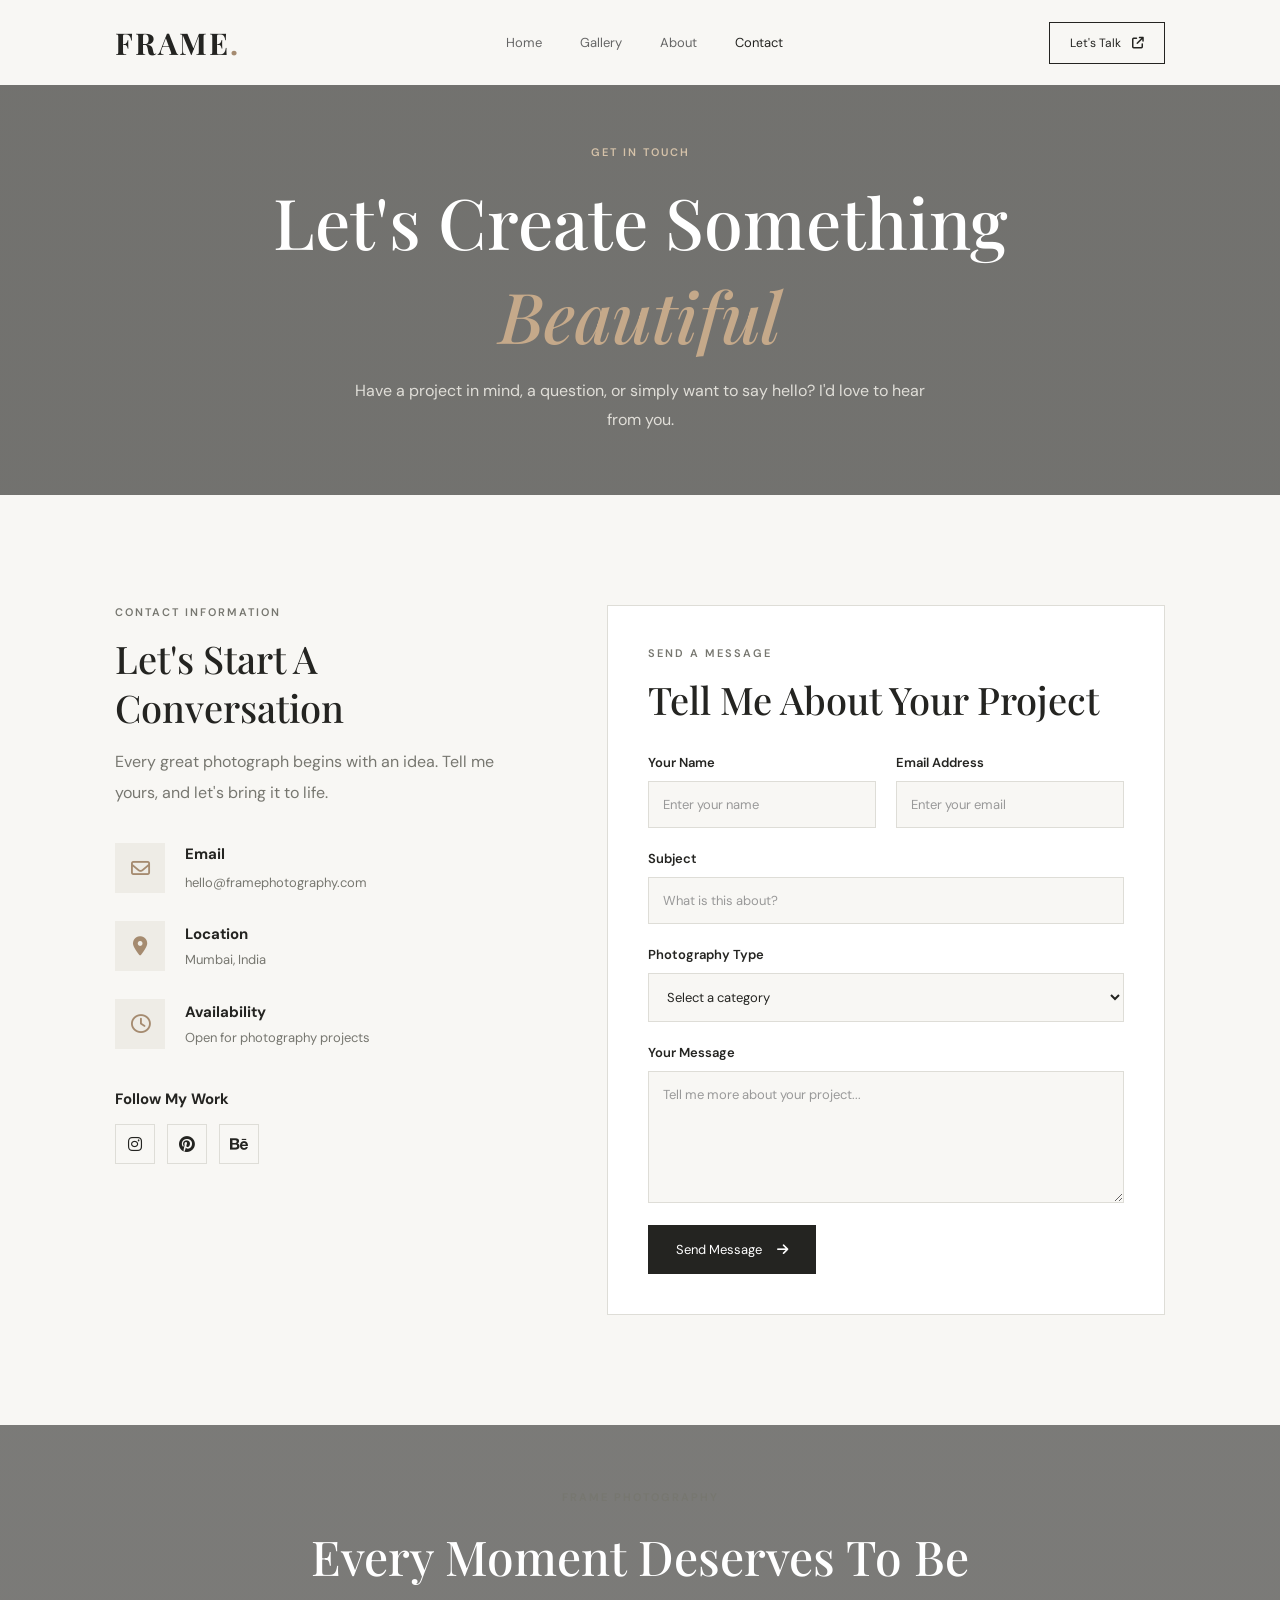
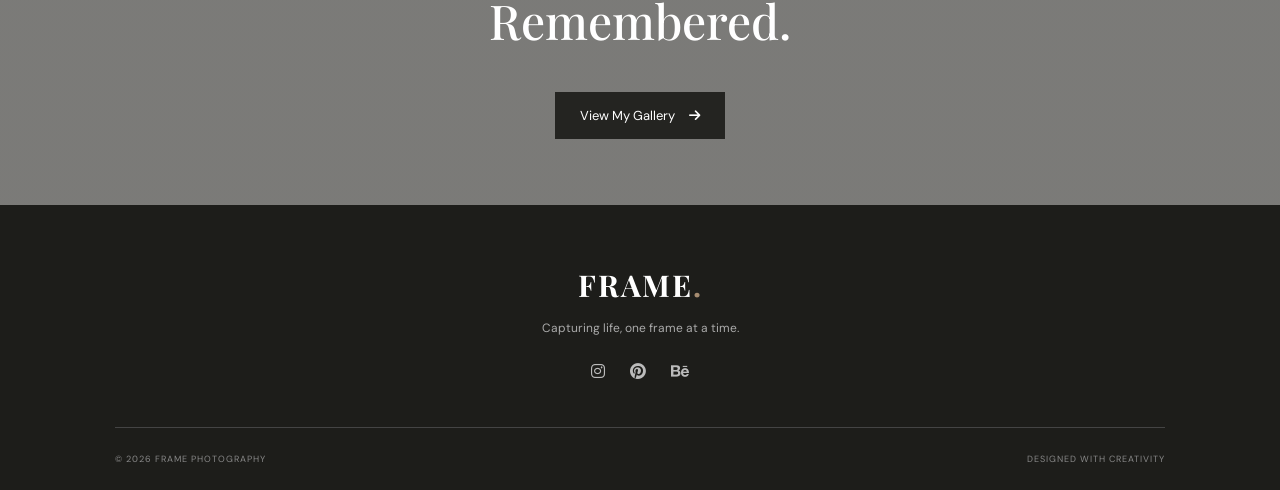
<file: contact.html>
<!DOCTYPE html>
<html lang="en">
<head>
    <meta charset="UTF-8">
    <meta name="viewport" content="width=device-width, initial-scale=1.0">
    <title>Contact | FRAME Photography</title>

    <!-- Google Fonts -->
    <link rel="preconnect" href="https://fonts.googleapis.com">
    <link rel="preconnect" href="https://fonts.gstatic.com" crossorigin>
    <link href="https://fonts.googleapis.com/css2?family=DM+Sans:wght@400;500;600;700&family=Playfair+Display:wght@400;500;600;700&display=swap" rel="stylesheet">

    <!-- Font Awesome -->
    <link rel="stylesheet" href="https://cdnjs.cloudflare.com/ajax/libs/font-awesome/6.5.0/css/all.min.css">

    <link rel="stylesheet" href="style.css">
</head>

<body>

    <!-- Navbar -->
    <header class="navbar">
        <a href="index.html" class="logo">FRAME<span>.</span></a>

        <nav class="nav-links">
            <a href="index.html">Home</a>
            <a href="gallery.html">Gallery</a>
            <a href="about.html">About</a>
            <a href="contact.html" class="active">Contact</a>
        </nav>

        <a href="contact.html" class="nav-button">
            Let's Talk
            <i class="fa-solid fa-arrow-up-right-from-square"></i>
        </a>
    </header>


    <!-- Contact Hero -->
    <section class="contact-page-hero">
        <div class="contact-hero-content">
            <p class="section-label">GET IN TOUCH</p>

            <h1>Let's Create Something <span>Beautiful</span></h1>

            <p>
                Have a project in mind, a question, or simply want to say hello?
                I'd love to hear from you.
            </p>
        </div>
    </section>


    <!-- Contact Section -->
    <section class="contact-page-section section-padding">

        <div class="contact-details">

            <p class="section-label">CONTACT INFORMATION</p>

            <h2>Let's Start A Conversation</h2>

            <p class="contact-description">
                Every great photograph begins with an idea.
                Tell me yours, and let's bring it to life.
            </p>


            <div class="contact-info-item">
                <div class="contact-icon">
                    <i class="fa-regular fa-envelope"></i>
                </div>

                <div>
                    <h3>Email</h3>
                    <a href="mailto:hello@framephotography.com">
                        hello@framephotography.com
                    </a>
                </div>
            </div>


            <div class="contact-info-item">
                <div class="contact-icon">
                    <i class="fa-solid fa-location-dot"></i>
                </div>

                <div>
                    <h3>Location</h3>
                    <p>Mumbai, India</p>
                </div>
            </div>


            <div class="contact-info-item">
                <div class="contact-icon">
                    <i class="fa-regular fa-clock"></i>
                </div>

                <div>
                    <h3>Availability</h3>
                    <p>Open for photography projects</p>
                </div>
            </div>


            <div class="contact-social">
                <h3>Follow My Work</h3>

                <div class="contact-social-links">
                    <a href="https://www.instagram.com/" aria-label="Instagram">
                        <i class="fa-brands fa-instagram"></i>
                    </a>

                    <a href="https://www.pinterest.com/" aria-label="Pinterest">
                        <i class="fa-brands fa-pinterest"></i>
                    </a>

                    <a href="https://www.behance.net/" aria-label="Behance">
                        <i class="fa-brands fa-behance"></i>
                    </a>
                </div>
            </div>

        </div>


        <!-- Contact Form -->
        <div class="contact-form-container">

            <p class="section-label">SEND A MESSAGE</p>

            <h2>Tell Me About Your Project</h2>

            <form class="contact-form" action="#" method="post">

                <div class="form-row">

                    <div class="form-group">
                        <label for="name">Your Name</label>
                        <input type="text" id="name" name="name" placeholder="Enter your name" required>
                    </div>

                    <div class="form-group">
                        <label for="email">Email Address</label>
                        <input type="email" id="email" name="email" placeholder="Enter your email" required>
                    </div>

                </div>


                <div class="form-group">
                    <label for="subject">Subject</label>
                    <input type="text" id="subject" name="subject" placeholder="What is this about?">
                </div>


                <div class="form-group">
                    <label for="category">Photography Type</label>

                    <select id="category" name="category">
                        <option value="">Select a category</option>
                        <option value="portrait">Portrait Photography</option>
                        <option value="travel">Travel Photography</option>
                        <option value="nature">Nature Photography</option>
                        <option value="architecture">Architecture Photography</option>
                        <option value="other">Other</option>
                    </select>
                </div>


                <div class="form-group">
                    <label for="message">Your Message</label>

                    <textarea id="message" name="message" rows="6" placeholder="Tell me more about your project..." required></textarea>
                </div>


                <button type="submit" class="contact-submit-btn">
                    Send Message
                    <i class="fa-solid fa-arrow-right"></i>
                </button>

            </form>

        </div>

    </section>


    <!-- Contact Image Banner -->
    <section class="contact-image-banner">
        <div class="contact-image-content">
            <p class="section-label">FRAME PHOTOGRAPHY</p>
            <h2>Every Moment Deserves To Be Remembered.</h2>
            <a href="gallery.html" class="about-explore-btn">
                View My Gallery
                <i class="fa-solid fa-arrow-right"></i>
            </a>
        </div>
    </section>


    <!-- Footer -->
    <footer class="footer">
        <a href="index.html" class="logo">FRAME<span>.</span></a>

        <p>Capturing life, one frame at a time.</p>

        <div class="social-links">
            <a href="https://www.instagram.com/" aria-label="Instagram">
                <i class="fa-brands fa-instagram"></i>
            </a>

            <a href="https://www.pinterest.com/" aria-label="Pinterest">
                <i class="fa-brands fa-pinterest"></i>
            </a>

            <a href="https://www.behance.net/" aria-label="Behance">
                <i class="fa-brands fa-behance"></i>
            </a>
        </div>

        <div class="footer-bottom">
            <span>© 2026 FRAME PHOTOGRAPHY</span>
            <span>DESIGNED WITH CREATIVITY</span>
        </div>
    </footer>

</body>
</html>
</file>
<file: style.css>
/* =========================
   GLOBAL STYLES
========================= */

* {
    margin: 0;
    padding: 0;
    box-sizing: border-box;
}

html {
    scroll-behavior: smooth;
}

body {
    font-family: 'DM Sans', sans-serif;
    background: #f8f7f4;
    color: #242421;
}

a {
    text-decoration: none;
    color: inherit;
}

img {
    width: 100%;
    display: block;
}

:root {
    --dark: #242421;
    --light: #f8f7f4;
    --grey: #777770;
    --accent: #a58b70;
    --border: #deddd7;
}

.section-padding {
    padding: 110px 9%;
}

.section-label {
    font-size: 11px;
    letter-spacing: 2px;
    color: var(--grey);
    font-weight: 600;
}


/* =========================
   NAVIGATION BAR
========================= */

.navbar {
    width: 100%;
    height: 85px;
    padding: 0 9%;
    display: flex;
    align-items: center;
    justify-content: space-between;
    background: var(--light);
    position:sticky;
    top:0;
    z-index: 100;
}

.logo {
    font-family: 'Playfair Display', serif;
    font-size: 30px;
    font-weight: 700;
    letter-spacing: 2px;
}

.logo span {
    color: var(--accent);
}

.nav-links {
    display: flex;
    gap: 38px;
}

.nav-links a {
    font-size: 13px;
    color: #666;
    transition: 0.3s;
}

.nav-links a:hover,
.nav-links a.active {
    color: var(--dark);
}

.nav-button {
    border: 1px solid var(--dark);
    padding: 12px 20px;
    font-size: 12px;
    transition: 0.3s;
}

.nav-button:hover {
    background: var(--dark);
    color: white;
}

.nav-button i {
    margin-left: 8px;
}


/* =========================
   HERO SECTION
========================= */

.hero {
    min-height: calc(100vh - 85px);
    position: relative;
    display: flex;
    align-items: center;
    padding: 0 9%;
    color: white;
    overflow: hidden;
}

.hero-image {
    position: absolute;
    inset: 0;
    background-image:
        linear-gradient(
            90deg,
            rgba(0,0,0,0.72),
            rgba(0,0,0,0.15)
        ),
        url("https://images.unsplash.com/photo-1470252649378-9c29740c9fa8?auto=format&fit=crop&w=2000&q=90");

    background-size: cover;
    background-position: center;
    transform: scale(1);
    animation: heroZoom 12s ease-in-out infinite alternate;
}

@keyframes heroZoom {
    from {
        transform: scale(1);
    }

    to {
        transform: scale(1.08);
    }
}

.hero-content {
    position: relative;
    z-index: 2;
    max-width: 700px;
    padding-bottom: 30px;
}

.hero-subtitle {
    font-size: 11px;
    letter-spacing: 3px;
    color: #ddd;
}

.hero-content h1 {
    font-family: 'Playfair Display', serif;
    font-size: clamp(45px, 6vw, 82px);
    font-weight: 400;
    line-height: 1.12;
    margin: 25px 0;
}

.hero-content h1 em,
.section-heading h2 em,
.intro h2 em,
.about-content h2 em,
.contact-content h2 em {
    color: #c3a98d;
    font-weight: 400;
}

.hero-content p {
    max-width: 480px;
    color: #ddd;
    line-height: 1.8;
    font-size: 14px;
    margin-bottom: 35px;
}

.hero-button {
    display: inline-flex;
    gap: 25px;
    align-items: center;
    background: var(--light);
    color: var(--dark);
    padding: 17px 24px;
    font-size: 12px;
    transition: 0.3s;
}

.hero-button:hover {
    background: var(--accent);
    color: white;
}

.hero-bottom {
    position: absolute;
    bottom: 35px;
    left: 9%;
    right: 9%;
    display: flex;
    justify-content: space-between;
    font-size: 9px;
    letter-spacing: 1.5px;
    color: #ddd;
    z-index: 2;
}

.scroll-indicator {
    position: absolute;
    right: 9%;
    bottom: 50%;
    transform: rotate(90deg);
    display: flex;
    gap: 15px;
    align-items: center;
    font-size: 9px;
    letter-spacing: 2px;
    color: #ddd;
    z-index: 2;
}


/* =========================
   INTRODUCTION
========================= */

.intro {
    padding-top: 130px;
    padding-bottom: 130px;
}

.intro-content {
    display: grid;
    grid-template-columns: 1.5fr 1fr;
    gap: 100px;
    margin-top: 45px;
    align-items: end;
}

.intro h2 {
    font-family: 'Playfair Display', serif;
    font-size: clamp(35px, 4.5vw, 58px);
    line-height: 1.3;
    font-weight: 400;
}

.intro-text p {
    color: var(--grey);
    font-size: 14px;
    line-height: 1.9;
    margin-bottom: 30px;
}

.text-link {
    display: inline-flex;
    align-items: center;
    gap: 15px;
    font-size: 12px;
    font-weight: 600;
    padding-bottom: 8px;
    border-bottom: 1px solid var(--accent);
    transition: 0.3s;
}

.text-link:hover {
    color: var(--accent);
    gap: 22px;
}


/* =========================
   GALLERY SECTION
========================= */

.gallery-section {
    background: #efeee9;
}

.section-heading {
    display: flex;
    align-items: end;
    justify-content: space-between;
    margin-top: 35px;
    margin-bottom: 45px;
}

.section-heading h2 {
    font-family: 'Playfair Display', serif;
    font-size: clamp(35px, 4vw, 55px);
    font-weight: 400;
}

.section-heading p {
    color: var(--grey);
    font-size: 13px;
    margin-top: 12px;
}

.gallery-categories {
    display: flex;
    flex-wrap: wrap;
    gap: 12px;
    margin-bottom: 35px;
}

.category {
    padding: 10px 20px;
    border: 1px solid #cccac3;
    font-size: 11px;
    transition: 0.3s;
}

.category:hover,
.category.active {
    background: var(--dark);
    color: white;
    border-color: var(--dark);
}


/* CSS GRID GALLERY */

.photo-grid {
    display: grid;
    grid-template-columns: repeat(3, 1fr);
    grid-auto-rows: 270px;
    gap: 18px;
}

.photo-item {
    position: relative;
    overflow: hidden;
    cursor: pointer;
}

.photo-item img {
    width: 100%;
    height: 100%;
    object-fit: cover;
    transition: transform 0.7s ease;
}

.photo-item:hover img {
    transform: scale(1.08);
}

.photo-tall {
    grid-row: span 2;
}

.photo-overlay {
    position: absolute;
    inset: 0;
    display: flex;
    flex-direction: column;
    justify-content: end;
    padding: 25px;
    color: white;

    background: linear-gradient(
        transparent 35%,
        rgba(0,0,0,0.7)
    );

    opacity: 0;
    transition: opacity 0.4s ease;
}

.photo-item:hover .photo-overlay {
    opacity: 1;
}

.photo-overlay span {
    font-size: 9px;
    letter-spacing: 2px;
    margin-bottom: 8px;
}

.photo-overlay h3 {
    font-family: 'Playfair Display', serif;
    font-size: 25px;
    font-weight: 400;
}


/* =========================
   CATEGORY SECTION
========================= */

.categories-section {
    background: var(--light);
}

.category-grid {
    display: grid;
    grid-template-columns: repeat(4, 1fr);
    margin-top: 55px;
    border-top: 1px solid var(--border);
    border-bottom: 1px solid var(--border);
}

.category-card {
    position: relative;
    padding: 35px 25px;
    border-right: 1px solid var(--border);
    transition: 0.3s;
}

.category-card:last-child {
    border-right: none;
}

.category-card:hover {
    background: #eeece6;
    transform: translateY(-5px);
}

.category-card span {
    font-size: 11px;
    color: var(--accent);
}

.category-card h3 {
    font-family: 'Playfair Display', serif;
    font-size: 21px;
    font-weight: 400;
    margin: 30px 0 15px;
}

.category-card p {
    color: var(--grey);
    font-size: 12px;
    line-height: 1.7;
    max-width: 190px;
}

.category-card i {
    display: block;
    margin-top: 30px;
    font-size: 13px;
}


/* =========================
   ABOUT SECTION
========================= */

.about-section {
    display: grid;
    grid-template-columns: 1fr 1fr;
    gap: 100px;
    align-items: center;
    background: #efeee9;
}

.about-image {
    height: 600px;
    overflow: hidden;
}

.about-image img {
    height: 100%;
    object-fit: cover;
    transition: 0.6s;
}

.about-image:hover img {
    transform: scale(1.04);
}

.about-content h2 {
    font-family: 'Playfair Display', serif;
    font-size: clamp(36px, 4vw, 55px);
    font-weight: 400;
    line-height: 1.3;
    margin: 30px 0;
}

.about-content p {
    color: var(--grey);
    font-size: 13px;
    line-height: 2;
    margin-bottom: 20px;
}

.dark-button {
    display: inline-flex;
    gap: 20px;
    align-items: center;
    background: var(--dark);
    color: white;
    padding: 16px 23px;
    margin-top: 15px;
    font-size: 11px;
    transition: 0.3s;
}

.dark-button:hover {
    background: var(--accent);
}


/* =========================
   CONTACT SECTION
========================= */

.contact-section {
    text-align: center;
    background: #292925;
    color: white;
}

.contact-section .section-label {
    color: #aaa;
}

.contact-content {
    max-width: 650px;
    margin: 45px auto 0;
}

.contact-content h2 {
    font-family: 'Playfair Display', serif;
    font-size: clamp(45px, 6vw, 75px);
    font-weight: 400;
    line-height: 1.2;
}

.contact-content p {
    color: #bbb;
    font-size: 13px;
    line-height: 1.8;
    margin: 25px 0 35px;
}

.contact-button {
    display: inline-flex;
    gap: 25px;
    align-items: center;
    background: var(--light);
    color: var(--dark);
    padding: 17px 25px;
    font-size: 12px;
    transition: 0.3s;
}

.contact-button:hover {
    background: var(--accent);
    color: white;
}

.email-link {
    display: block;
    color: #bbb;
    font-size: 12px;
    margin-top: 30px;
}


/* =========================
   FOOTER
========================= */

.footer {
    background: #1d1d1a;
    color: white;
    padding: 60px 9% 25px;
    text-align: center;
}

.footer .logo {
    display: inline-block;
}

.footer > p {
    font-size: 12px;
    color: #aaa;
    margin: 15px 0 25px;
}

.social-links {
    display: flex;
    justify-content: center;
    gap: 25px;
    margin-bottom: 45px;
}

.social-links a {
    color: #bbb;
    transition: 0.3s;
}

.social-links a:hover {
    color: var(--accent);
    transform: translateY(-3px);
}

.footer-bottom {
    border-top: 1px solid #444;
    padding-top: 25px;
    display: flex;
    justify-content: space-between;
    color: #888;
    font-size: 9px;
    letter-spacing: 1px;
}


/* =========================
   RESPONSIVE DESIGN
========================= */

@media (max-width: 1000px) {

    .section-padding {
        padding: 85px 6%;
    }

    .navbar {
        padding: 0 6%;
    }

    .hero {
        padding: 0 6%;
    }

    .intro-content {
        gap: 50px;
    }

    .about-section {
        gap: 50px;
    }

    .category-grid {
        grid-template-columns: repeat(2, 1fr);
    }

    .category-card:nth-child(2) {
        border-right: none;
    }

    .category-card:nth-child(-n+2) {
        border-bottom: 1px solid var(--border);
    }

}


@media (max-width: 700px) {

    .navbar {
        height: auto;
        min-height: 75px;
        flex-wrap: wrap;
        gap: 15px;
        padding: 18px 5%;
    }

    .logo {
        font-size: 25px;
    }

    .nav-links {
        order: 3;
        width: 100%;
        justify-content: space-between;
        gap: 10px;
    }

    .nav-links a {
        font-size: 11px;
    }

    .nav-button {
        padding: 9px 12px;
        font-size: 10px;
    }

    .hero {
        min-height: 700px;
        padding: 0 7%;
    }

    .hero-content h1 {
        font-size: 48px;
    }

    .hero-bottom {
        left: 7%;
        right: 7%;
        font-size: 8px;
    }

    .scroll-indicator {
        display: none;
    }

    .section-padding {
        padding: 75px 7%;
    }

    .intro-content {
        grid-template-columns: 1fr;
        gap: 30px;
    }

    .section-heading {
        align-items: start;
        flex-direction: column;
        gap: 25px;
    }

    .photo-grid {
        grid-template-columns: repeat(2, 1fr);
        grid-auto-rows: 220px;
        gap: 12px;
    }

    .photo-tall {
        grid-row: span 1;
    }

    .photo-overlay {
        opacity: 1;
        padding: 12px;
    }

    .photo-overlay h3 {
        font-size: 17px;
    }

    .photo-overlay span {
        font-size: 8px;
    }

    .about-section {
        grid-template-columns: 1fr;
        gap: 40px;
    }

    .about-image {
        height: 430px;
    }

    .category-card {
        padding: 25px 15px;
    }

    .category-card h3 {
        font-size: 18px;
    }

}


@media (max-width: 420px) {

    .photo-grid {
        grid-template-columns: 1fr;
        grid-auto-rows: 300px;
    }

    .photo-tall {
        grid-row: span 1;
    }

    .category-grid {
        grid-template-columns: 1fr;
    }

    .category-card {
        border-right: none;
        border-bottom: 1px solid var(--border);
    }

    .category-card:last-child {
        border-bottom: none;
    }

    .hero-content h1 {
        font-size: 40px;
    }

    .footer-bottom {
        flex-direction: column;
        gap: 12px;
    }

}

/* =========================
   GALLERY PAGE
========================= */

.gallery-hero {
    min-height: 400px;
    background:
        linear-gradient(rgba(25, 25, 22, 0.65), rgba(25, 25, 22, 0.65)),
        url("https://images.unsplash.com/photo-1470252649378-9c29740c9fa8?auto=format&fit=crop&w=1800&q=85");

    background-size: cover;
    background-position: center;

    display: flex;
    align-items: center;
    justify-content: center;
    text-align: center;

    color: white;
    padding: 70px 8%;
}

.gallery-hero-content {
    max-width: 700px;
}

.gallery-hero-content > span {
    font-size: 10px;
    letter-spacing: 3px;
    color: #d0b99f;
}

.gallery-hero h1 {
    font-family: 'Playfair Display', serif;
    font-size: clamp(42px, 6vw, 70px);
    font-weight: 400;
    line-height: 1.2;
    margin: 22px 0;
}

.gallery-hero h1 em {
    color: #c3a98d;
}

.gallery-hero p {
    max-width: 520px;
    margin: auto;
    color: #ddd;
    font-size: 13px;
    line-height: 1.9;
}

.gallery-breadcrumb {
    display: flex;
    justify-content: center;
    align-items: center;
    gap: 12px;
    margin-top: 30px;
    font-size: 11px;
    color: #ccc;
}

.gallery-breadcrumb a:hover {
    color: #c3a98d;
}

.gallery-breadcrumb i {
    font-size: 9px;
}


/* Gallery heading */

.gallery-page {
    background: #f8f7f4;
}

.gallery-page-heading {
    display: flex;
    justify-content: space-between;
    align-items: end;
    margin: 30px 0 40px;
}

.gallery-page-heading h2 {
    font-family: 'Playfair Display', serif;
    font-size: clamp(35px, 4vw, 52px);
    font-weight: 400;
    margin-top: 15px;
}

.gallery-page-heading h2 em {
    color: #a58b70;
}

.gallery-page-heading p {
    font-size: 13px;
    color: #777770;
    margin-top: 12px;
}

.gallery-page-heading > span {
    font-size: 10px;
    letter-spacing: 1.5px;
    color: #777770;
}


/* Category links */

.gallery-filter {
    display: flex;
    flex-wrap: wrap;
    gap: 12px;
    margin-bottom: 40px;
    border-bottom: 1px solid #deddd7;
    padding-bottom: 25px;
}

.filter-link {
    border: 1px solid #cccac3;
    color: #555;
    padding: 11px 23px;
    font-size: 11px;
    transition: 0.3s;
}

.filter-link:hover,
.filter-link.active {
    background: #242421;
    color: white;
    border-color: #242421;
}


/* Gallery grid */

.gallery-page-grid {
    display: grid;
    grid-template-columns: repeat(3, 1fr);
    grid-auto-rows: 330px;
    gap: 20px;
}

.gallery-photo {
    position: relative;
    overflow: hidden;
    cursor: pointer;
}

.gallery-photo img {
    width: 100%;
    height: 100%;
    object-fit: cover;
    transition: transform 0.7s ease;
}

.gallery-photo:hover img {
    transform: scale(1.08);
}


/* Image overlay */

.gallery-photo-overlay {
    position: absolute;
    inset: 0;
    padding: 25px;

    display: flex;
    flex-direction: column;
    justify-content: end;

    color: white;

    background: linear-gradient(
        transparent 35%,
        rgba(0, 0, 0, 0.75)
    );

    opacity: 0;
    transition: opacity 0.4s ease;
}

.gallery-photo:hover .gallery-photo-overlay {
    opacity: 1;
}

.gallery-photo-overlay span {
    font-size: 9px;
    letter-spacing: 2px;
    color: #d0b99f;
}

.gallery-photo-overlay h3 {
    font-family: 'Playfair Display', serif;
    font-size: 24px;
    font-weight: 400;
    margin-top: 8px;
}


/* Gallery quote */

.gallery-bottom-text {
    text-align: center;
    margin-top: 80px;
}

.gallery-bottom-text h2 {
    font-family: 'Playfair Display', serif;
    font-size: clamp(25px, 3vw, 36px);
    font-weight: 400;
    line-height: 1.5;
    color: #444;
}

.gallery-bottom-text span {
    display: block;
    margin-top: 20px;
    font-size: 9px;
    letter-spacing: 2px;
    color: #a58b70;
}


/* Contact banner */

.gallery-contact-banner {
    background: #292925;
    color: white;
    padding: 75px 9%;

    display: flex;
    justify-content: space-between;
    align-items: center;
    gap: 30px;
}

.gallery-contact-banner > div > span {
    font-size: 10px;
    letter-spacing: 2px;
    color: #c3a98d;
}

.gallery-contact-banner h2 {
    font-family: 'Playfair Display', serif;
    font-size: clamp(28px, 4vw, 42px);
    font-weight: 400;
    margin-top: 15px;
}

.gallery-contact-banner h2 em {
    color: #c3a98d;
}


/* Responsive gallery */

@media (max-width: 900px) {

    .gallery-page-grid {
        grid-template-columns: repeat(2, 1fr);
        grid-auto-rows: 300px;
    }

    .gallery-contact-banner {
        padding: 65px 6%;
    }

}

@media (max-width: 600px) {

    .gallery-hero {
        min-height: 330px;
    }

    .gallery-page {
        padding: 70px 6%;
    }

    .gallery-page-heading {
        align-items: start;
        flex-direction: column;
        gap: 20px;
    }

    .gallery-page-grid {
        grid-template-columns: 1fr;
        grid-auto-rows: 340px;
        gap: 15px;
    }

    .gallery-photo-overlay {
        opacity: 1;
        padding: 18px;
    }

    .gallery-filter {
        gap: 8px;
    }

    .filter-link {
        padding: 9px 14px;
        font-size: 10px;
    }

    .gallery-contact-banner {
        flex-direction: column;
        align-items: flex-start;
        padding: 60px 7%;
    }

}

/* ==============================
   ABOUT PAGE
================================ */

.about-page-hero {
    min-height: 390px;
    background: linear-gradient(rgba(25, 25, 22, 0.55), rgba(25, 25, 22, 0.55)),
                url("https://images.unsplash.com/photo-1452587925148-ce544e77e70d?w=1800") center/cover;
    display: flex;
    align-items: center;
    justify-content: center;
    text-align: center;
    padding: 60px 8%;
    color: #fff;
}

.about-hero-content {
    max-width: 750px;
}

.about-hero-content .section-label,
.contact-hero-content .section-label {
    color: #d5c2a9;
}

.about-hero-content h1,
.contact-hero-content h1 {
    font-family: 'Playfair Display', serif;
    font-size: clamp(42px, 6vw, 70px);
    font-weight: 500;
    margin: 15px 0;
}

.about-hero-content h1 span,
.contact-hero-content h1 span {
    color: #c5a98a;
    font-style: italic;
}

.about-hero-content p:not(.section-label),
.contact-hero-content p:not(.section-label) {
    color: #e0ded8;
    line-height: 1.8;
    max-width: 600px;
    margin: auto;
}


/* About Profile */

.about-profile {
    display: grid;
    grid-template-columns: 1fr 1fr;
    align-items: center;
    gap: 75px;
}

.about-profile-image {
    height: 600px;
    overflow: hidden;
}

.about-profile-image img {
    width: 100%;
    height: 100%;
    object-fit: cover;
}

.about-profile-content h2,
.philosophy-content h2 {
    font-family: 'Playfair Display', serif;
    font-size: clamp(32px, 4vw, 46px);
    font-weight: 500;
    line-height: 1.25;
    margin: 18px 0;
}

.about-profile-content > p:not(.section-label) {
    color: #777770;
    line-height: 1.9;
    margin-bottom: 17px;
}

.about-explore-btn {
    display: inline-flex;
    align-items: center;
    gap: 14px;
    margin-top: 20px;
    padding: 15px 25px;
    background: #242421;
    color: #fff;
    text-decoration: none;
    font-size: 13px;
    transition: 0.3s;
}

.about-explore-btn:hover {
    background: #a58b70;
    transform: translateY(-3px);
}


/* Philosophy */

.about-philosophy {
    min-height: 390px;
    padding: 90px 10%;
    background: #eeece6;
    display: flex;
    align-items: center;
    justify-content: center;
    text-align: center;
}

.philosophy-content {
    max-width: 750px;
}

.philosophy-content > p:not(.section-label) {
    color: #777770;
    line-height: 1.9;
    margin-top: 15px;
}


/* Specialties */

.about-specialties {
    background: #f8f7f4;
}

.specialties-grid {
    display: grid;
    grid-template-columns: repeat(3, 1fr);
    gap: 25px;
    margin-top: 45px;
}

.specialty-card {
    position: relative;
    height: 420px;
    overflow: hidden;
}

.specialty-card img {
    width: 100%;
    height: 100%;
    object-fit: cover;
    transition: transform 0.5s;
}

.specialty-card:hover img {
    transform: scale(1.08);
}

.specialty-content {
    position: absolute;
    bottom: 0;
    left: 0;
    width: 100%;
    padding: 30px;
    color: #fff;
    background: linear-gradient(transparent, rgba(0, 0, 0, 0.85));
}

.specialty-content span {
    font-size: 12px;
    color: #d5c2a9;
}

.specialty-content h3 {
    font-family: 'Playfair Display', serif;
    font-size: 28px;
    margin: 8px 0;
}

.specialty-content p {
    font-size: 13px;
    line-height: 1.7;
    color: #e0ded8;
}


/* About Quote */

.about-quote {
    padding: 100px 10%;
    text-align: center;
    background: #242421;
    color: #fff;
}

.about-quote h2 {
    max-width: 850px;
    margin: 25px auto;
    font-family: 'Playfair Display', serif;
    font-size: clamp(28px, 4vw, 45px);
    font-weight: 400;
    font-style: italic;
    line-height: 1.4;
}

.about-quote span {
    color: #c5a98a;
    font-size: 12px;
    letter-spacing: 2px;
}


/* About Contact Banner */

.about-contact-banner {
    padding: 65px 10%;
    display: flex;
    align-items: center;
    justify-content: space-between;
    gap: 30px;
    background: #eeece6;
}

.about-contact-banner h2 {
    font-family: 'Playfair Display', serif;
    font-size: 36px;
    font-weight: 500;
    margin: 12px 0;
}

.about-contact-banner p:not(.section-label) {
    color: #777770;
}


/* ==============================
   CONTACT PAGE
================================ */

.contact-page-hero {
    min-height: 390px;
    background: linear-gradient(rgba(25, 25, 22, 0.6), rgba(25, 25, 22, 0.6)),
                url("https://images.unsplash.com/photo-1492684223066-81342ee5ff30?w=1800") center/cover;
    display: flex;
    align-items: center;
    justify-content: center;
    text-align: center;
    padding: 60px 8%;
    color: #fff;
}

.contact-hero-content {
    max-width: 800px;
}


/* Contact Layout */

.contact-page-section {
    display: grid;
    grid-template-columns: 0.85fr 1.15fr;
    gap: 80px;
    align-items: start;
}

.contact-details h2,
.contact-form-container h2 {
    font-family: 'Playfair Display', serif;
    font-size: 38px;
    font-weight: 500;
    line-height: 1.3;
    margin: 15px 0;
}

.contact-description {
    color: #777770;
    line-height: 1.9;
    margin-bottom: 35px;
}


/* Contact Information */

.contact-info-item {
    display: flex;
    align-items: center;
    gap: 20px;
    margin: 28px 0;
}

.contact-icon {
    width: 50px;
    height: 50px;
    flex-shrink: 0;
    display: flex;
    align-items: center;
    justify-content: center;
    background: #eeece6;
    color: #a58b70;
    font-size: 19px;
}

.contact-info-item h3 {
    font-size: 15px;
    margin-bottom: 7px;
}

.contact-info-item p,
.contact-info-item a {
    font-size: 13px;
    color: #777770;
    text-decoration: none;
}

.contact-info-item a:hover {
    color: #a58b70;
}

.contact-social {
    margin-top: 40px;
}

.contact-social h3 {
    font-size: 15px;
    margin-bottom: 15px;
}

.contact-social-links {
    display: flex;
    gap: 12px;
}

.contact-social-links a {
    width: 40px;
    height: 40px;
    display: flex;
    align-items: center;
    justify-content: center;
    border: 1px solid #deddd7;
    color: #242421;
    text-decoration: none;
    transition: 0.3s;
}

.contact-social-links a:hover {
    background: #a58b70;
    border-color: #a58b70;
    color: #fff;
}


/* Contact Form */

.contact-form-container {
    padding: 40px;
    background: #fff;
    border: 1px solid #deddd7;
}

.contact-form {
    margin-top: 30px;
}

.form-row {
    display: grid;
    grid-template-columns: 1fr 1fr;
    gap: 20px;
}

.form-group {
    display: flex;
    flex-direction: column;
    margin-bottom: 22px;
}

.form-group label {
    font-size: 13px;
    font-weight: 600;
    margin-bottom: 10px;
    color: #242421;
}

.form-group input,
.form-group select,
.form-group textarea {
    width: 100%;
    padding: 14px;
    font-family: 'DM Sans', sans-serif;
    font-size: 13px;
    color: #242421;
    background: #f8f7f4;
    border: 1px solid #deddd7;
    outline: none;
    transition: border 0.3s;
}

.form-group input:focus,
.form-group select:focus,
.form-group textarea:focus {
    border-color: #a58b70;
}

.form-group textarea {
    resize: vertical;
}

.form-group input::placeholder,
.form-group textarea::placeholder {
    color: #999;
}

.contact-submit-btn {
    display: inline-flex;
    align-items: center;
    gap: 15px;
    padding: 16px 28px;
    border: none;
    background: #242421;
    color: #fff;
    font-family: 'DM Sans', sans-serif;
    font-size: 13px;
    cursor: pointer;
    transition: 0.3s;
}

.contact-submit-btn:hover {
    background: #a58b70;
    transform: translateY(-3px);
}


/* Contact Image Banner */

.contact-image-banner {
    min-height: 380px;
    background: linear-gradient(rgba(20, 20, 18, 0.55), rgba(20, 20, 18, 0.55)),
                url("https://images.unsplash.com/photo-1470252649378-9c29740c9fa8?w=1800") center/cover;
    display: flex;
    align-items: center;
    justify-content: center;
    text-align: center;
    padding: 60px 8%;
    color: #fff;
}

.contact-image-content h2 {
    max-width: 700px;
    font-family: 'Playfair Display', serif;
    font-size: clamp(32px, 5vw, 48px);
    font-weight: 500;
    margin: 20px auto;
}


/* ==============================
   RESPONSIVE DESIGN
================================ */

@media (max-width: 900px) {

    .about-profile {
        gap: 35px;
    }

    .about-profile-image {
        height: 480px;
    }

    .contact-page-section {
        gap: 35px;
    }

    .contact-form-container {
        padding: 25px;
    }

    .specialties-grid {
        gap: 15px;
    }

    .specialty-card {
        height: 350px;
    }

}

@media (max-width: 700px) {

    .about-profile,
    .contact-page-section {
        grid-template-columns: 1fr;
    }

    .about-profile-image {
        height: 420px;
    }

    .specialties-grid {
        grid-template-columns: 1fr;
    }

    .specialty-card {
        height: 420px;
    }

    .about-contact-banner {
        flex-direction: column;
        align-items: flex-start;
    }

    .contact-details h2,
    .contact-form-container h2 {
        font-size: 32px;
    }

}

@media (max-width: 500px) {

    .about-page-hero,
    .contact-page-hero {
        min-height: 330px;
    }

    .about-profile-image {
        height: 350px;
    }

    .form-row {
        grid-template-columns: 1fr;
        gap: 0;
    }

    .contact-form-container {
        padding: 22px 16px;
    }

    .about-philosophy,
    .about-quote {
        padding: 70px 7%;
    }

    .about-contact-banner {
        padding: 50px 7%;
    }

}
</file>
